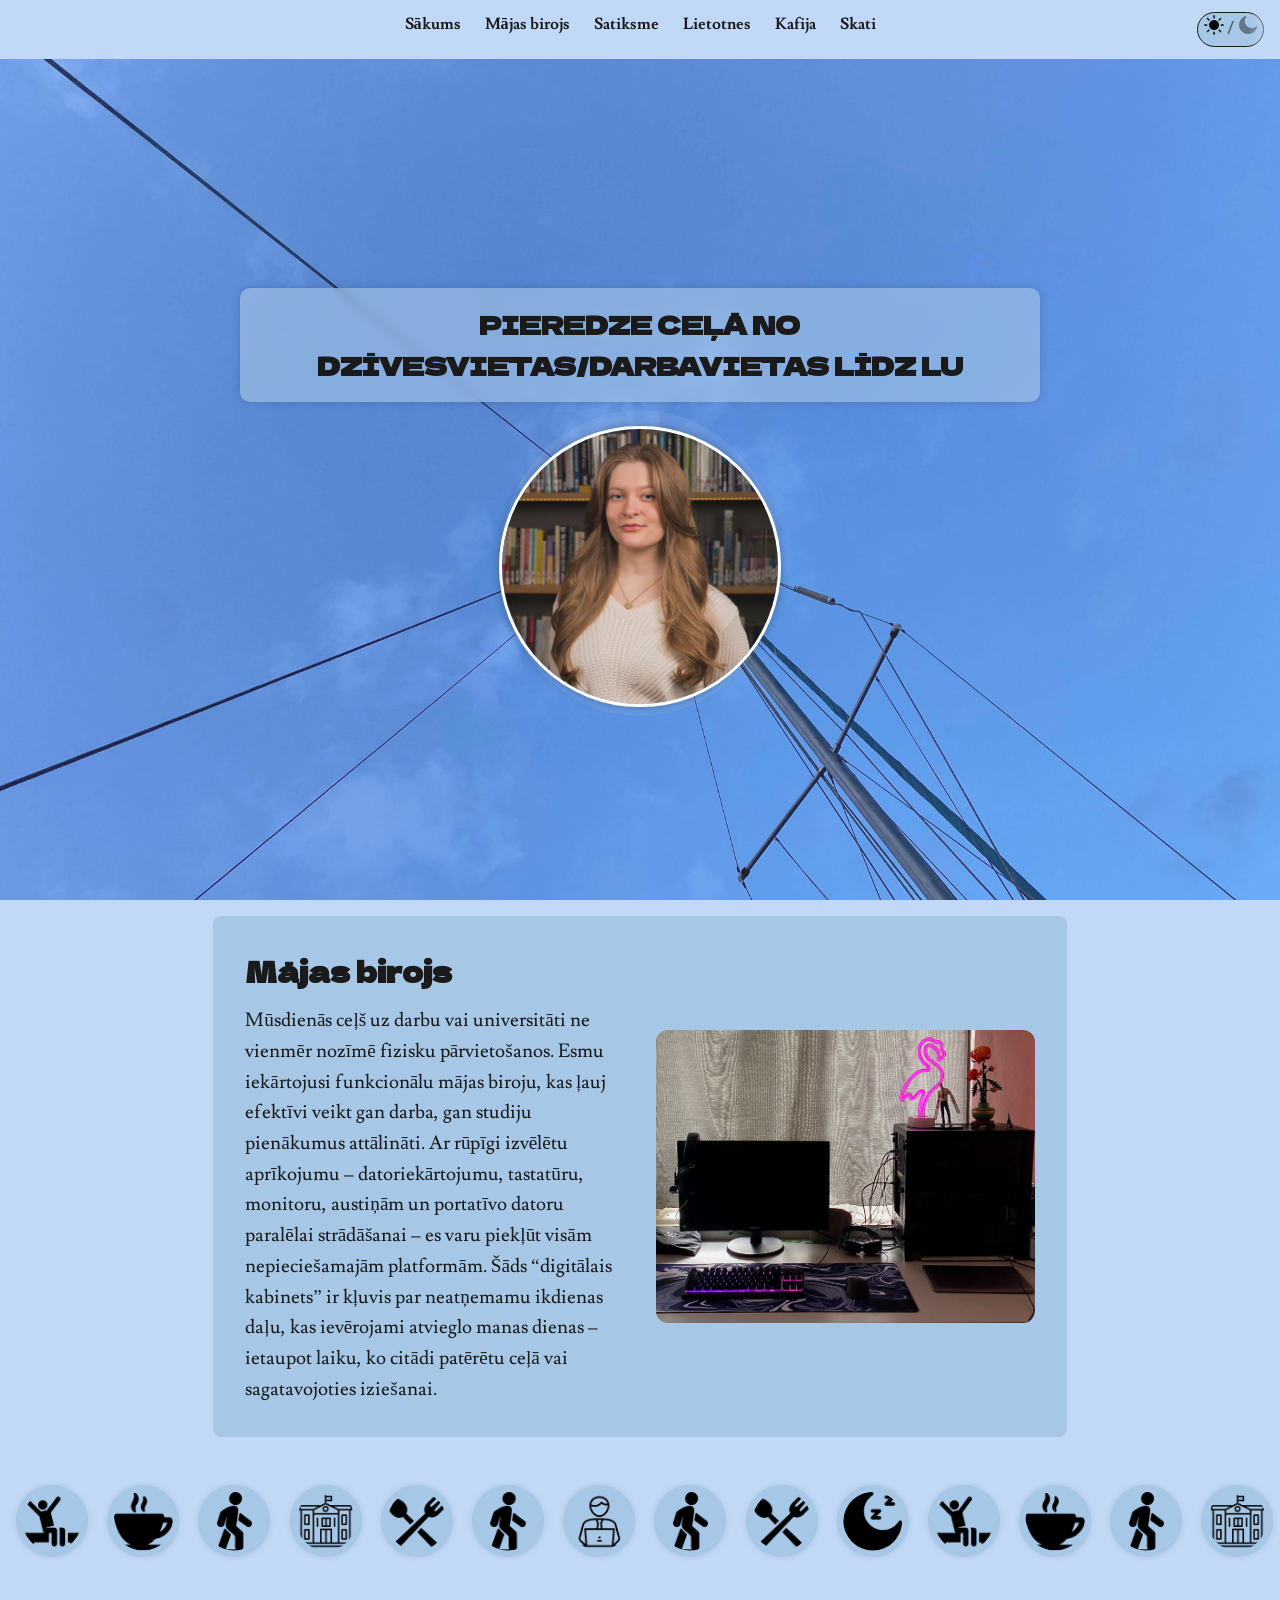
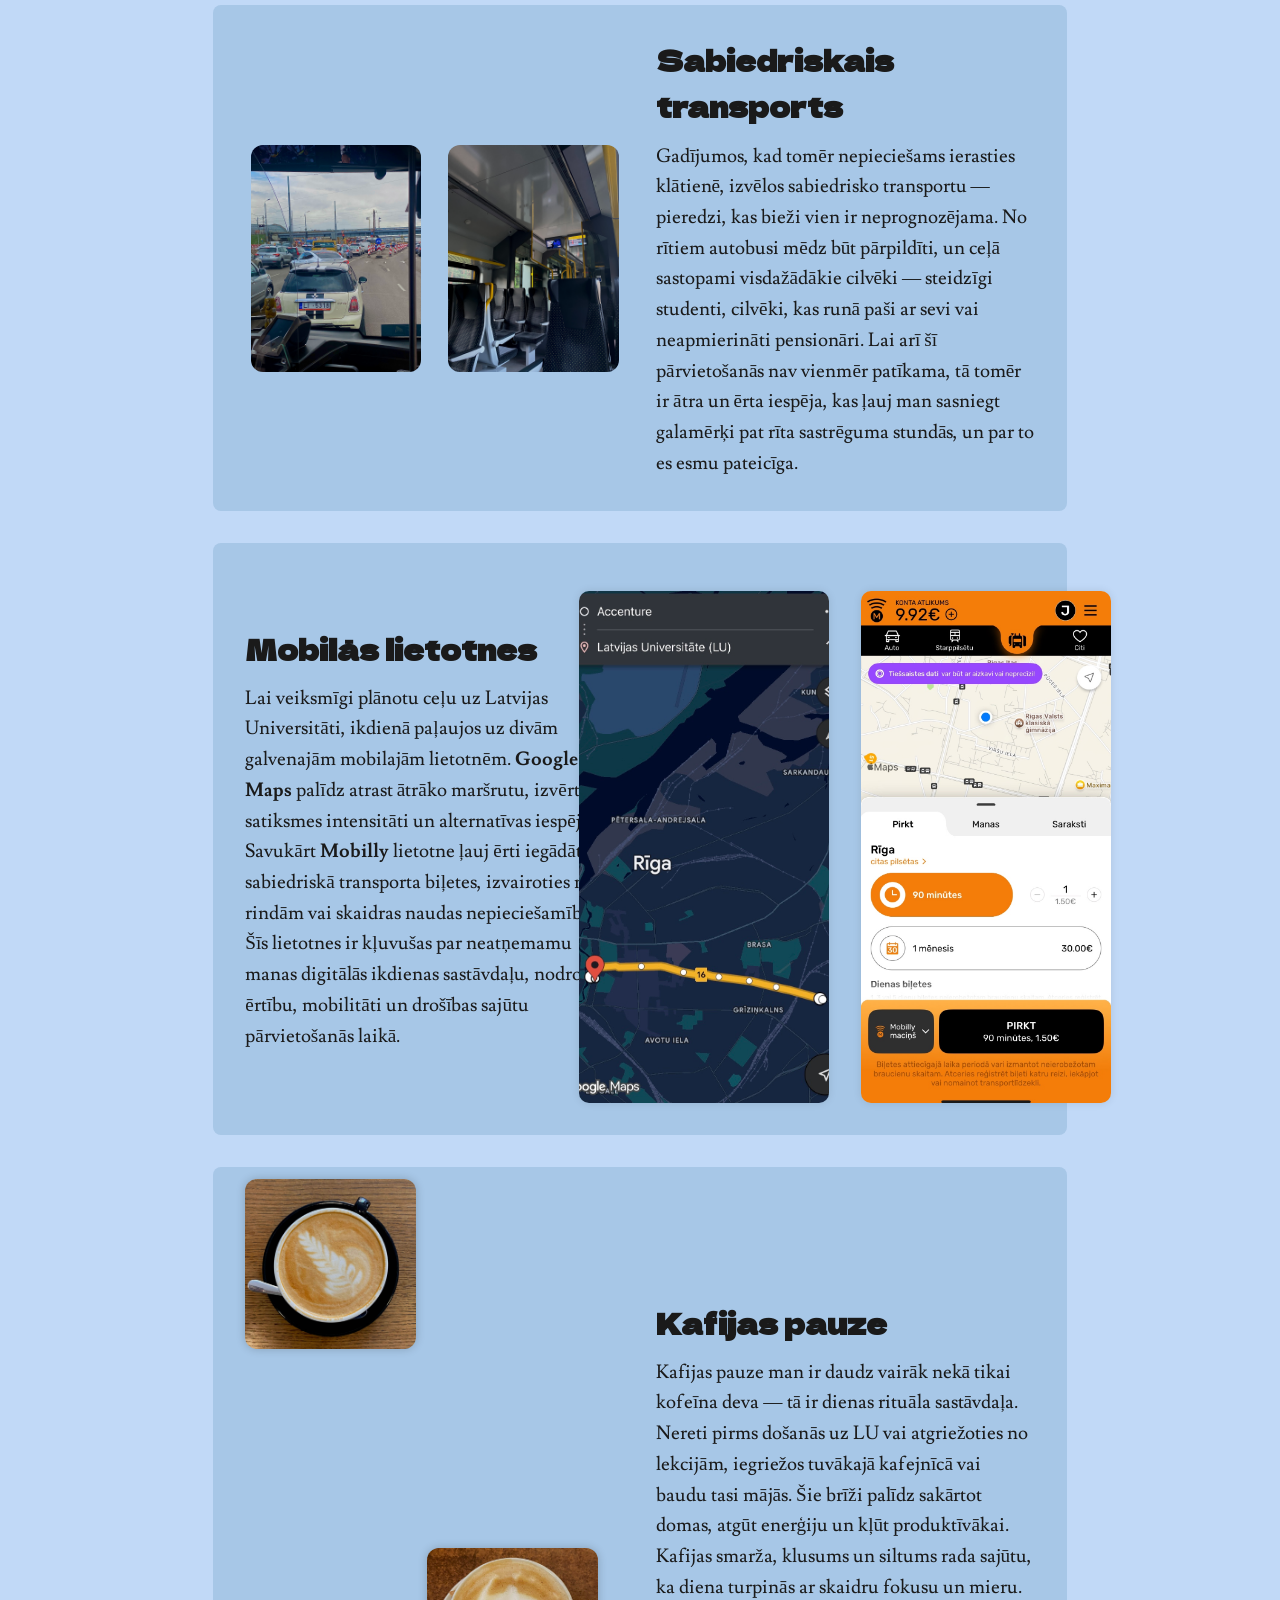
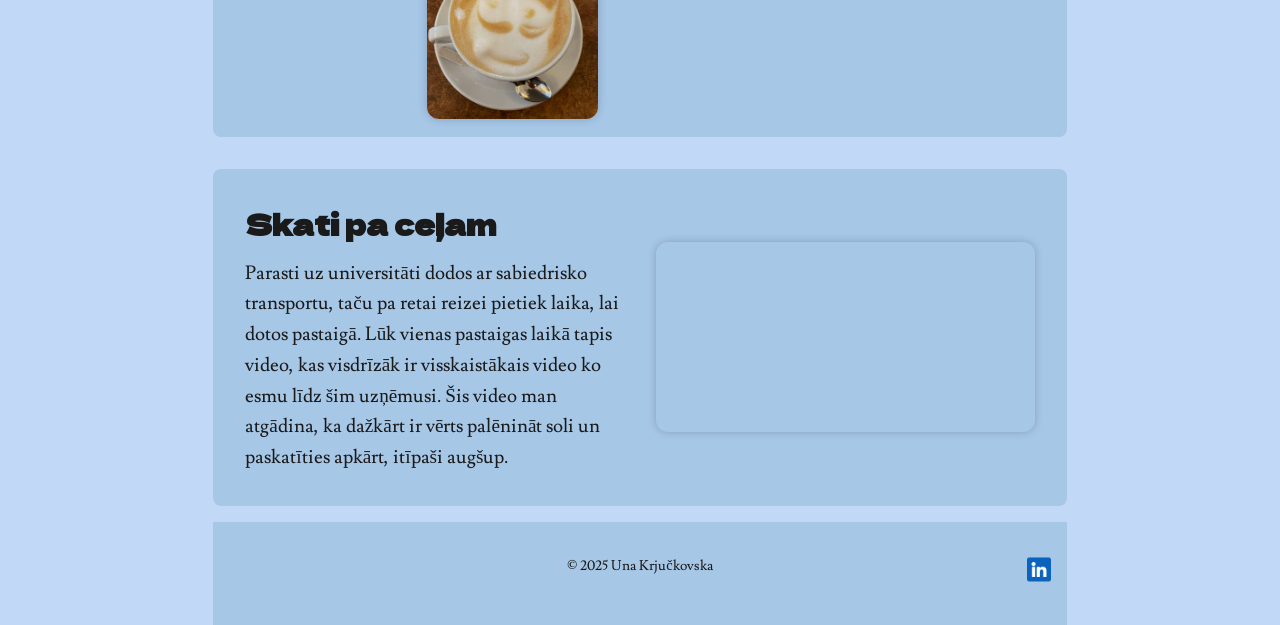
<file: index.html>
<!DOCTYPE html>
<html lang="lv" data-theme="light">
<head>
  <meta charset="UTF-8">
  <meta name="viewport" content="width=device-width, initial-scale=1.0">
  <title>Mana digitālā pieredze</title>
  <link href="https://fonts.googleapis.com/css2?family=Cormorant+Garamond&family=Dela+Gothic+One&family=Lusitana&display=swap" rel="stylesheet">
  <link rel="stylesheet" href="style.css">
  <script src="script.js"></script>
</head>
<body>
  <nav class="navbar">
  <div class="nav-center">
    <a href="#hero">Sākums</a>
    <a href="#section1">Mājas birojs</a>
    <a href="#section2">Satiksme</a>
    <a href="#section3">Lietotnes</a>
    <a href="#section4">Kafija</a>
    <a href="#section5">Skati</a>
  </div>
  <div class="nav-toggle">
    <div id="theme-toggle" class="theme-switch" title="Mainīt uz gaišo režīmu">
      <span class="icon sun"><img id="sun-icon" src="images/sun.png" alt="Sun icon" /></span>
      <span class="separator">/</span>
      <span class="icon moon"><img id="moon-icon" src="images/moon.png" alt="Moon icon" /></span>
    </div>
  </div>
</nav>
  <div class="container">
    <div class="hero_section" id="hero">
      <h2 >PIEREDZE CEĻĀ NO DZĪVESVIETAS/DARBAVIETAS LĪDZ LU</h2>
      <div class="author-photo-wrapper">
        <img src="images/MyPhoto.jpg" alt="Autora foto" class="author-photo" />
      </div>
    </div>

    <div class="section1" id="section1">
      <div class="text">
        <h2>Mājas birojs</h2>
        <p>
          Mūsdienās ceļš uz darbu vai universitāti ne vienmēr nozīmē fizisku pārvietošanos. 
          Esmu iekārtojusi funkcionālu mājas biroju, kas ļauj efektīvi veikt gan darba, gan studiju pienākumus attālināti. 
          Ar rūpīgi izvēlētu aprīkojumu – datoriekārtojumu, tastatūru, monitoru, austiņām un portatīvo datoru paralēlai strādāšanai – es varu piekļūt visām nepieciešamajām platformām. 
          Šāds “digitālais kabinets” ir kļuvis par neatņemamu ikdienas daļu, kas ievērojami atvieglo manas dienas – ietaupot laiku, ko citādi patērētu ceļā vai sagatavojoties iziešanai.</p>
      </div>
      <div class="image">
        <img src="images/HomeOfficeSetup.jpeg" alt="Mājas darba stacija">
      </div>
    </div>

    <div class="icon_break">
      <img src="images/wakeup.png" alt="Waking up icon" class="day-icon" />
      <img src="images/coffee.png" alt="Coffee icon" class="day-icon" />
      <img src="images/walk.png" alt="Walking icon" class="day-icon" />
      <img src="images/university.png" alt="University icon" class="day-icon" />
      <img src="images/meal.png" alt="Meal icon" class="day-icon" />
      <img src="images/walk.png" alt="Walking icon" class="day-icon" />
      <img src="images/working.png" alt="Working icon" class="day-icon" />
      <img src="images/walk.png" alt="Walking icon" class="day-icon" />
      <img src="images/meal.png" alt="Meal icon" class="day-icon" />
      <img src="images/night.png" alt="Night icon" class="day-icon" />
      <img src="images/wakeup.png" alt="Waking up icon" class="day-icon" />
      <img src="images/coffee.png" alt="Coffee icon" class="day-icon" />
      <img src="images/walk.png" alt="Walking icon" class="day-icon" />
      <img src="images/university.png" alt="University icon" class="day-icon" />
      <img src="images/meal.png" alt="Meal icon" class="day-icon" />
      <img src="images/walk.png" alt="Walking icon" class="day-icon" />
      <img src="images/working.png" alt="Working icon" class="day-icon" />
      <img src="images/walk.png" alt="Walking icon" class="day-icon" />
      <img src="images/meal.png" alt="Meal icon" class="day-icon" />
      <img src="images/night.png" alt="Night icon" class="day-icon" />
      <img src="images/wakeup.png" alt="Waking up icon" class="day-icon" />
      <img src="images/coffee.png" alt="Coffee icon" class="day-icon" />
    </div>

    <div class="section2" id="section2">
      <div class="text">
        <h2>Sabiedriskais transports</h2>
        <p>
          Gadījumos, kad tomēr nepieciešams ierasties klātienē, izvēlos sabiedrisko transportu — pieredzi, kas bieži vien ir neprognozējama. 
          No rītiem autobusi mēdz būt pārpildīti, un ceļā sastopami visdažādākie cilvēki — steidzīgi studenti, cilvēki, kas runā paši ar sevi vai
          neapmierināti pensionāri. Lai arī šī pārvietošanās nav vienmēr patīkama, 
          tā tomēr ir ātra un ērta iespēja, kas ļauj man sasniegt galamērķi pat rīta sastrēguma stundās, un par to es esmu pateicīga.
        </p>
      </div>
      <div class="image">
        <img src="images/TrafficFromBus.jpeg" alt="Skats uz satiksi no autobusa">
        <img src="images/TrainInside.jpeg" alt="Vilciena iekšiene" />
      </div>
    </div>

    <div class="section3" id="section3">
      <div class="text">
        <h2>Mobilās lietotnes</h2>
        <p>
          Lai veiksmīgi plānotu ceļu uz Latvijas Universitāti, ikdienā paļaujos uz divām galvenajām mobilajām lietotnēm. 
          <strong>Google Maps</strong> palīdz atrast ātrāko maršrutu, izvērtējot satiksmes intensitāti un alternatīvas iespējas. Savukārt 
          <strong>Mobilly</strong> lietotne ļauj ērti iegādāties sabiedriskā transporta biļetes, izvairoties no rindām vai skaidras naudas nepieciešamības. 
          Šīs lietotnes ir kļuvušas par neatņemamu manas digitālās ikdienas sastāvdaļu, nodrošinot ērtību, mobilitāti un drošības sajūtu pārvietošanās laikā.
        </p>
      </div>
      <div class="image image-pair">
        <img src="images/googlemaps.png" alt="Google Maps">
        <img src="images/mobilly.png" alt="Mobilly">
      </div>
    </div>

    <div class="section4" id="section4">
      <div class="text">
        <h2>Kafijas pauze</h2>
        <p>
          Kafijas pauze man ir daudz vairāk nekā tikai kofeīna deva — tā ir dienas rituāla sastāvdaļa. 
          Nereti pirms došanās uz LU vai atgriežoties no lekcijām, iegriežos tuvākajā kafejnīcā vai 
          baudu tasi mājās. Šie brīži palīdz sakārtot domas, atgūt enerģiju un kļūt produktīvākai. 
          Kafijas smarža, klusums un siltums rada sajūtu, ka diena turpinās ar skaidru fokusu un mieru.
        </p>
      </div>
      <div class="image-diagonal">
        <img src="images/coffee1.jpg" alt="Kafija no rīta" class="coffee1">
        <img src="images/coffee2.jpg" alt="Kafijas pauze universitātē" class="coffee2">
      </div>
    </div>

    <div class="section5" id="section5">
      <div class="text">
        <h2>Skati pa ceļam</h2>
        <p>
          Parasti uz universitāti dodos ar sabiedrisko transportu, taču pa retai reizei pietiek laika, lai dotos pastaigā. 
          Lūk vienas pastaigas laikā tapis video, kas visdrīzāk ir visskaistākais video ko esmu līdz šim uzņēmusi. 
          Šis video man atgādina, ka dažkārt ir vērts palēnināt soli un paskatīties apkārt, itīpaši augšup.
        </p>
      </div>
      <div class="video">
        <video autoplay muted loop playsinline>
          <source src="images/birds.mp4" type="video/mp4" />
          Tava pārlūkprogramma neatbalsta video.
        </video>
      </div>
    </div>

    <div class="footnote">
      <p>&copy; 2025 Una Krjučkovska</p>
      <a href="https://www.linkedin.com/in/una-k-26883a23b/" target="_blank" class="linkedin-icon">
        <img src="images/linkedin.png" alt="LinkedIn icon" />
      </a>
    </div>
  </div>
</body>
</html>
</file>
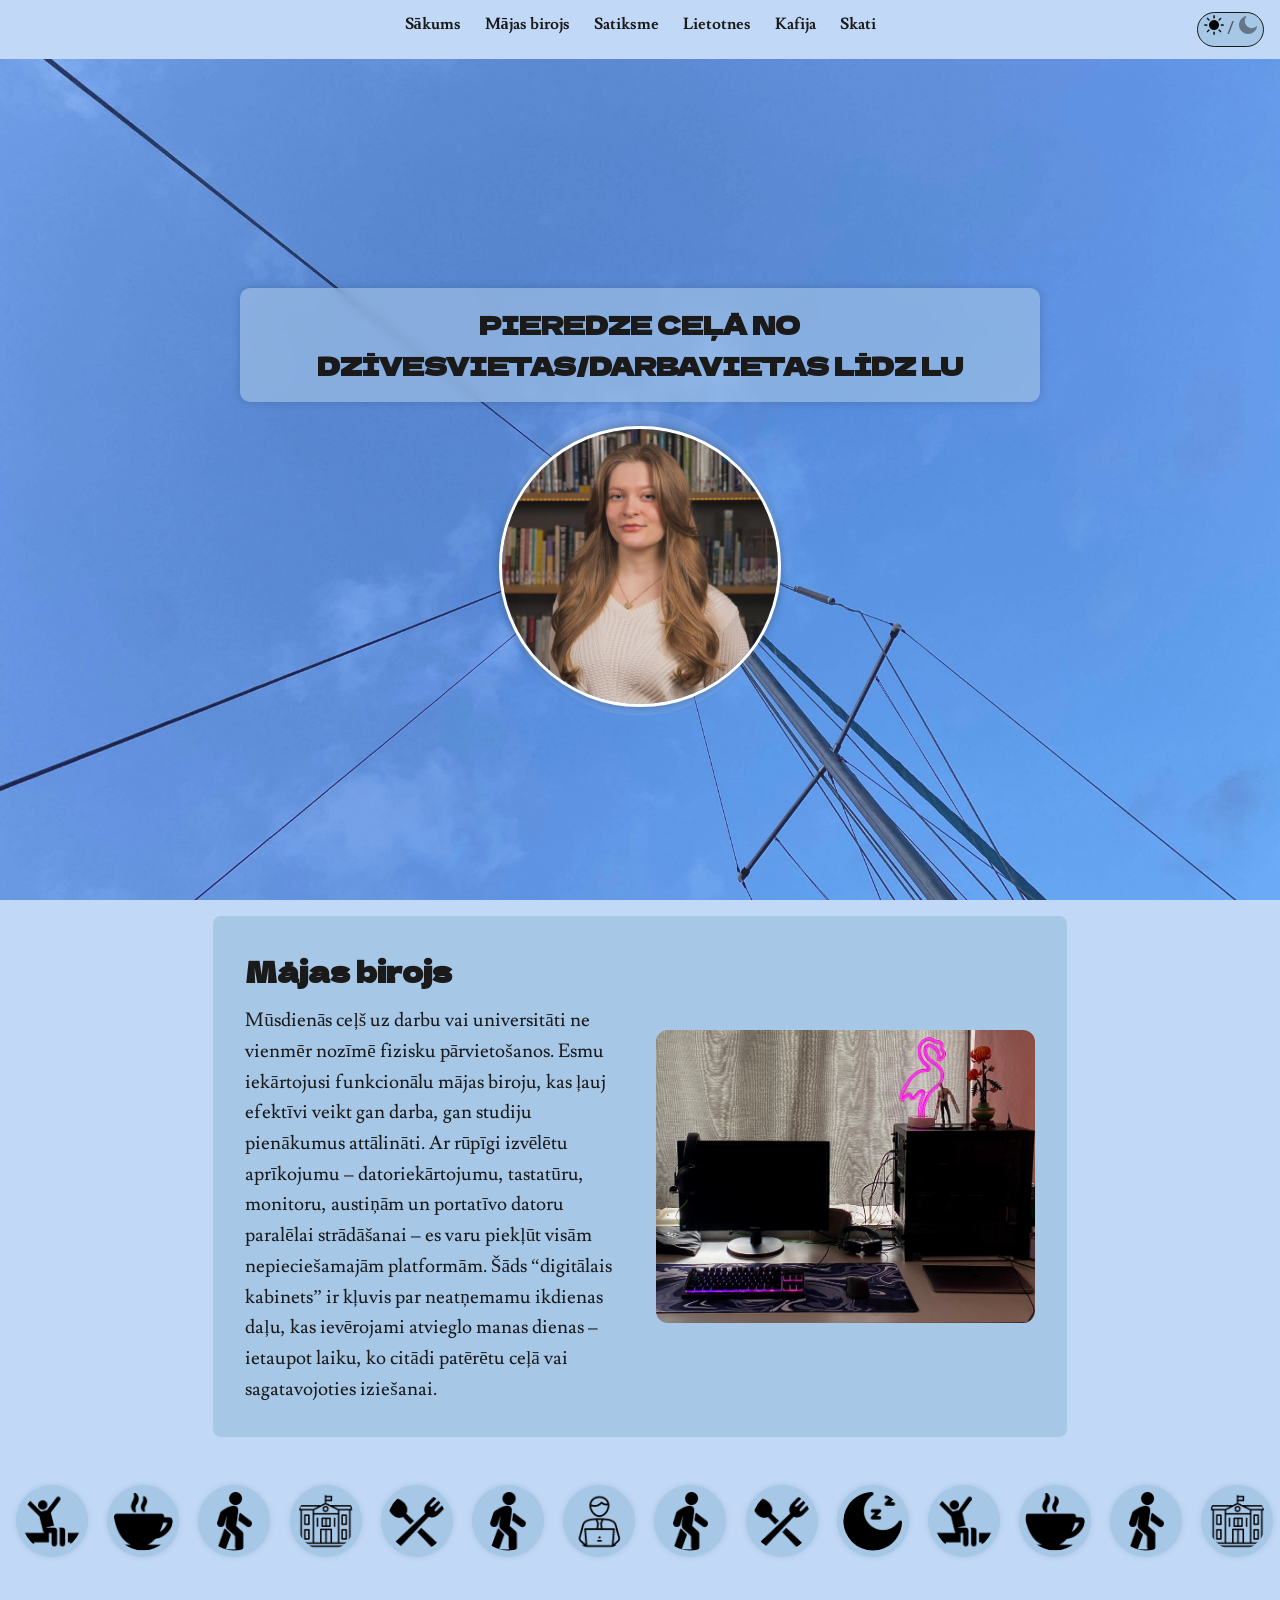
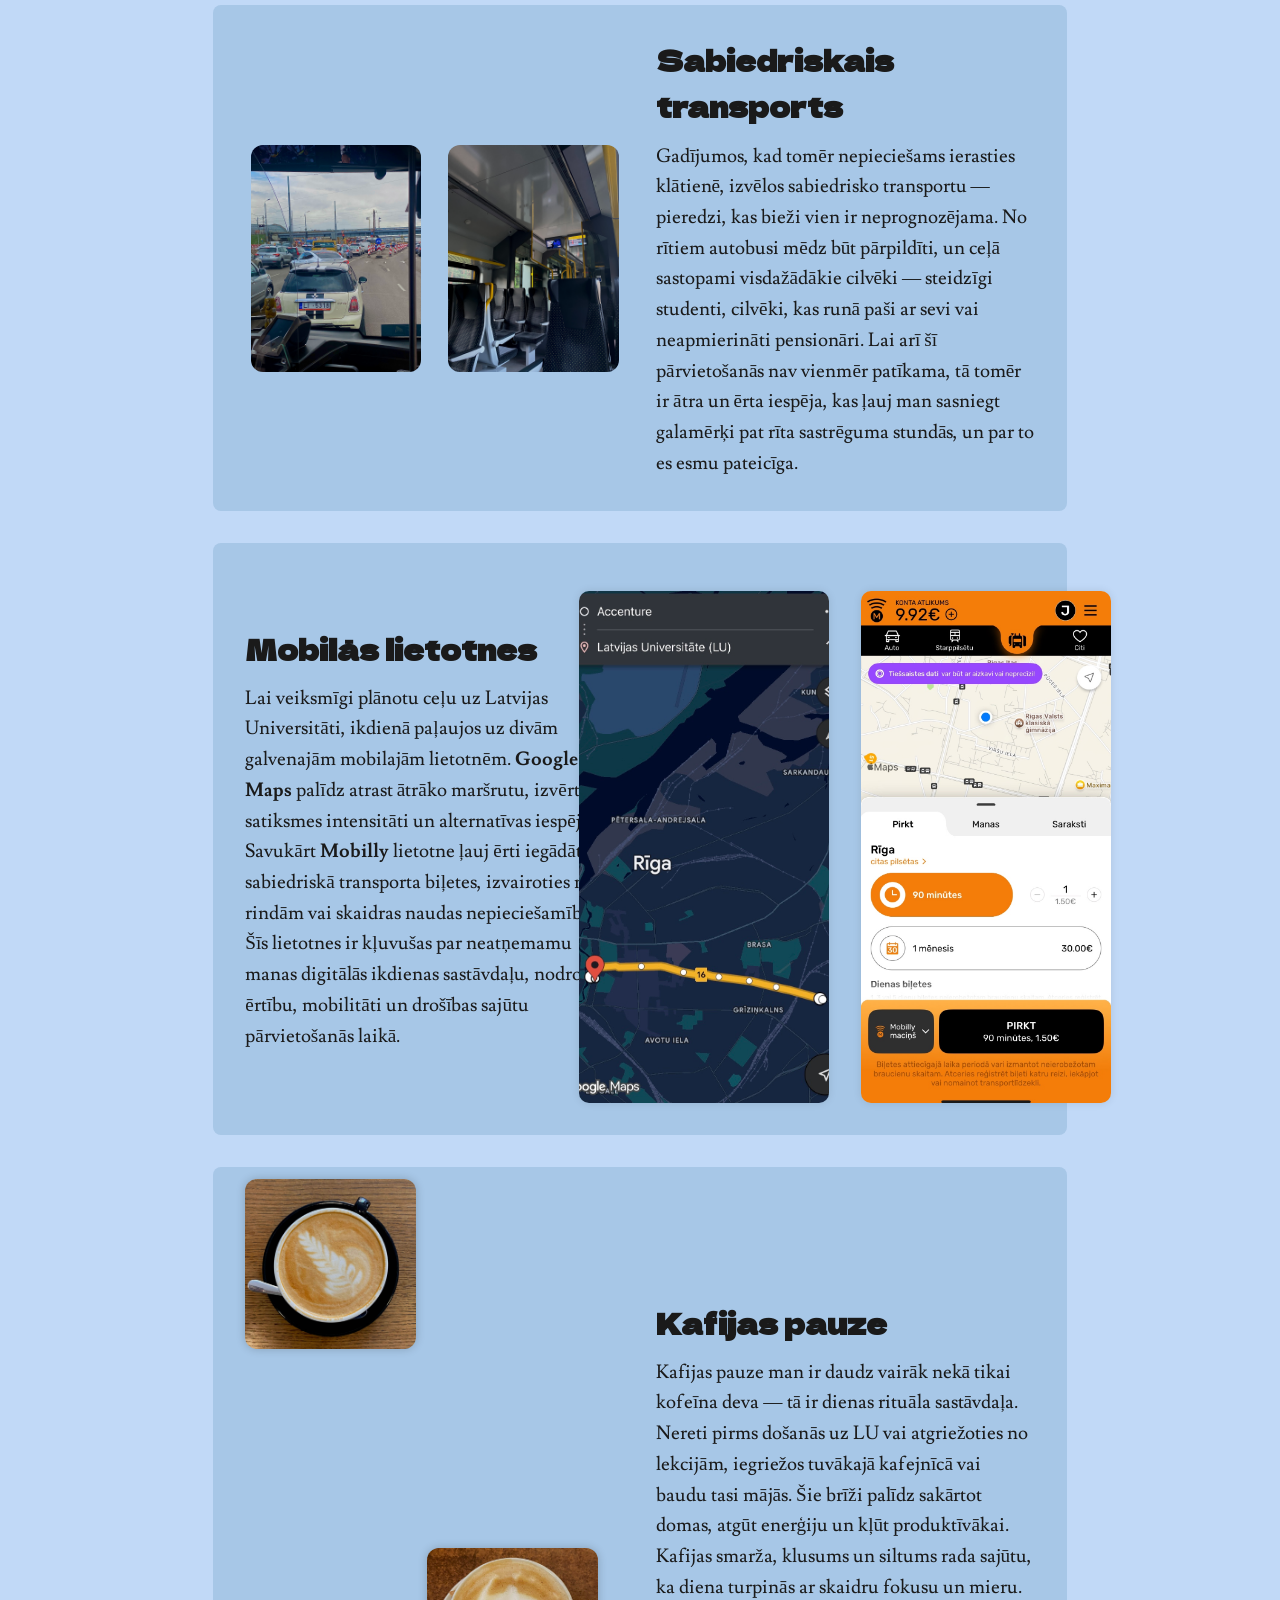
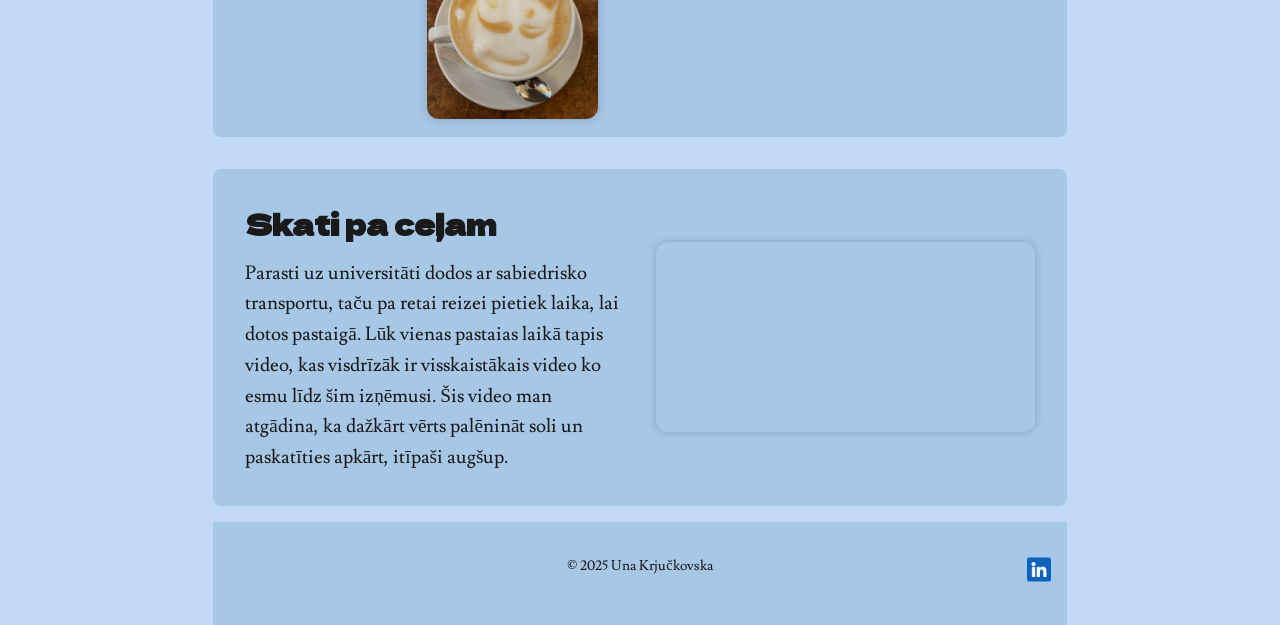
<file: main.html>
<!DOCTYPE html>
<html lang="lv" data-theme="light">
<head>
  <meta charset="UTF-8">
  <meta name="viewport" content="width=device-width, initial-scale=1.0">
  <title>Mana digitālā pieredze</title>
  <link href="https://fonts.googleapis.com/css2?family=Cormorant+Garamond&family=Dela+Gothic+One&family=Lusitana&display=swap" rel="stylesheet">
  <link rel="stylesheet" href="css/style.css">
  <script src="script.js"></script>
</head>
<body>
  <nav class="navbar">
  <div class="nav-center">
    <a href="#hero">Sākums</a>
    <a href="#section1">Mājas birojs</a>
    <a href="#section2">Satiksme</a>
    <a href="#section3">Lietotnes</a>
    <a href="#section4">Kafija</a>
    <a href="#section5">Skati</a>
  </div>
  <div class="nav-toggle">
    <div id="theme-toggle" class="theme-switch" title="Mainīt uz gaišo režīmu">
      <span class="icon sun"><img id="sun-icon" src="images/sun.png" alt="Sun icon" /></span>
      <span class="separator">/</span>
      <span class="icon moon"><img id="moon-icon" src="images/moon.png" alt="Moon icon" /></span>
    </div>
  </div>
</nav>
  <div class="container">
    <div class="hero_section" id="hero">
      <h2 >PIEREDZE CEĻĀ NO DZĪVESVIETAS/DARBAVIETAS LĪDZ LU</h2>
      <div class="author-photo-wrapper">
        <img src="images/MyPhoto.jpg" alt="Autora foto" class="author-photo" />
      </div>
    </div>

    <div class="section1" id="section1">
      <div class="text">
        <h2>Mājas birojs</h2>
        <p>
          Mūsdienās ceļš uz darbu vai universitāti ne vienmēr nozīmē fizisku pārvietošanos. 
          Esmu iekārtojusi funkcionālu mājas biroju, kas ļauj efektīvi veikt gan darba, gan studiju pienākumus attālināti. 
          Ar rūpīgi izvēlētu aprīkojumu – datoriekārtojumu, tastatūru, monitoru, austiņām un portatīvo datoru paralēlai strādāšanai – es varu piekļūt visām nepieciešamajām platformām. 
          Šāds “digitālais kabinets” ir kļuvis par neatņemamu ikdienas daļu, kas ievērojami atvieglo manas dienas – ietaupot laiku, ko citādi patērētu ceļā vai sagatavojoties iziešanai.</p>
      </div>
      <div class="image">
        <img src="images/HomeOfficeSetup.jpeg" alt="Mājas darba stacija">
      </div>
    </div>

    <div class="icon_break">
      <img src="images/wakeup.png" alt="Waking up icon" class="day-icon" />
      <img src="images/coffee.png" alt="Coffee icon" class="day-icon" />
      <img src="images/walk.png" alt="Walking icon" class="day-icon" />
      <img src="images/university.png" alt="University icon" class="day-icon" />
      <img src="images/meal.png" alt="Meal icon" class="day-icon" />
      <img src="images/walk.png" alt="Walking icon" class="day-icon" />
      <img src="images/working.png" alt="Working icon" class="day-icon" />
      <img src="images/walk.png" alt="Walking icon" class="day-icon" />
      <img src="images/meal.png" alt="Meal icon" class="day-icon" />
      <img src="images/night.png" alt="Night icon" class="day-icon" />
      <img src="images/wakeup.png" alt="Waking up icon" class="day-icon" />
      <img src="images/coffee.png" alt="Coffee icon" class="day-icon" />
      <img src="images/walk.png" alt="Walking icon" class="day-icon" />
      <img src="images/university.png" alt="University icon" class="day-icon" />
      <img src="images/meal.png" alt="Meal icon" class="day-icon" />
      <img src="images/walk.png" alt="Walking icon" class="day-icon" />
      <img src="images/working.png" alt="Working icon" class="day-icon" />
      <img src="images/walk.png" alt="Walking icon" class="day-icon" />
      <img src="images/meal.png" alt="Meal icon" class="day-icon" />
      <img src="images/night.png" alt="Night icon" class="day-icon" />
      <img src="images/wakeup.png" alt="Waking up icon" class="day-icon" />
      <img src="images/coffee.png" alt="Coffee icon" class="day-icon" />
    </div>

    <div class="section2" id="section2">
      <div class="text">
        <h2>Sabiedriskais transports</h2>
        <p>
          Gadījumos, kad tomēr nepieciešams ierasties klātienē, izvēlos sabiedrisko transportu — pieredzi, kas bieži vien ir neprognozējama. 
          No rītiem autobusi mēdz būt pārpildīti, un ceļā sastopami visdažādākie cilvēki — steidzīgi studenti, cilvēki, kas runā paši ar sevi vai
          neapmierināti pensionāri. Lai arī šī pārvietošanās nav vienmēr patīkama, 
          tā tomēr ir ātra un ērta iespēja, kas ļauj man sasniegt galamērķi pat rīta sastrēguma stundās, un par to es esmu pateicīga.
        </p>
      </div>
      <div class="image">
        <img src="images/TrafficFromBus.jpeg" alt="Skats uz satiksi no autobusa">
        <img src="images/TrainInside.jpeg" alt="Vilciena iekšiene" />
      </div>
    </div>

    <div class="section3" id="section3">
      <div class="text">
        <h2>Mobilās lietotnes</h2>
        <p>
          Lai veiksmīgi plānotu ceļu uz Latvijas Universitāti, ikdienā paļaujos uz divām galvenajām mobilajām lietotnēm. 
          <strong>Google Maps</strong> palīdz atrast ātrāko maršrutu, izvērtējot satiksmes intensitāti un alternatīvas iespējas. Savukārt 
          <strong>Mobilly</strong> lietotne ļauj ērti iegādāties sabiedriskā transporta biļetes, izvairoties no rindām vai skaidras naudas nepieciešamības. 
          Šīs lietotnes ir kļuvušas par neatņemamu manas digitālās ikdienas sastāvdaļu, nodrošinot ērtību, mobilitāti un drošības sajūtu pārvietošanās laikā.
        </p>
      </div>
      <div class="image image-pair">
        <img src="images/googlemaps.png" alt="Google Maps">
        <img src="images/mobilly.png" alt="Mobilly">
      </div>
    </div>

    <div class="section4" id="section4">
      <div class="text">
        <h2>Kafijas pauze</h2>
        <p>
          Kafijas pauze man ir daudz vairāk nekā tikai kofeīna deva — tā ir dienas rituāla sastāvdaļa. 
          Nereti pirms došanās uz LU vai atgriežoties no lekcijām, iegriežos tuvākajā kafejnīcā vai 
          baudu tasi mājās. Šie brīži palīdz sakārtot domas, atgūt enerģiju un kļūt produktīvākai. 
          Kafijas smarža, klusums un siltums rada sajūtu, ka diena turpinās ar skaidru fokusu un mieru.
        </p>
      </div>
      <div class="image-diagonal">
        <img src="images/coffee1.jpg" alt="Kafija no rīta" class="coffee1">
        <img src="images/coffee2.jpg" alt="Kafijas pauze universitātē" class="coffee2">
      </div>
    </div>

    <div class="section5" id="section5">
      <div class="text">
        <h2>Skati pa ceļam</h2>
        <p>
          Parasti uz universitāti dodos ar sabiedrisko transportu, taču pa retai reizei pietiek laika, lai dotos pastaigā. 
          Lūk vienas pastaias laikā tapis video, kas visdrīzāk ir visskaistākais video ko esmu līdz šim izņēmusi. Šis video man atgādina, ka dažkārt vērts palēnināt soli un paskatīties apkārt, itīpaši augšup.
        </p>
      </div>
      <div class="video">
        <video autoplay muted loop playsinline>
          <source src="images/birds.mp4" type="video/mp4" />
          Tava pārlūkprogramma neatbalsta video.
        </video>
      </div>
    </div>

    <div class="footnote">
      <p>&copy; 2025 Una Krjučkovska</p>
      <a href="https://www.linkedin.com/in/una-k-26883a23b/" target="_blank" class="linkedin-icon">
        <img src="images/linkedin.png" alt="LinkedIn icon" />
      </a>
    </div>
  </div>
</body>
</html>
</file>
<file: style.css>
/* RESET + BASE */
* {
  margin: 0;
  padding: 0;
  box-sizing: border-box;
}
html, body {
  margin: 0;
  padding: 0;
}
body {
  font-family: 'Lusitana', serif;
  background-color: var(--bg-color);
  color: var(--text-color);
  line-height: 1.6;
  font-family: 'Lusitana', serif;
  background-color: var(--bg-color);
  color: var(--text-color);
  line-height: 1.6;
}

h1, h2, h3, h4, h5, h6 {
  font-family: 'Dela Gothic One', sans-serif;
}

.cormorant {
  font-family: 'Cormorant Garamond', serif;
}

/* 🎨 THEME COLORS */
:root {
  --bg-color: #c1d9f7; 
  --section-bg: #a7c7e7;  
  --text-color: #1a1a1a;
  --accent-color: #4d6597;
  --nav-bg: #c1d9f7;   
  --toggle-bg: #a7c7e7;   
  --nav-text: var(--text-color);
}

[data-theme="dark"] {
  --bg-color: #000429;
  --section-bg: #052261;
  --text-color: #c1d9f7;
  --accent-color: #2a6af4;
  --nav-bg: rgba(5, 34, 97, 0.9);
  --nav-text: var(--text-color);
  --toggle-bg: #3440AD;
  filter: brightness(0.8);
}

[data-theme="dark"] img {
  filter: brightness(0.85);
}

/* LAYOUT */
.container {
  display: grid;
  grid-template-columns: repeat(12, 1fr);
  grid-template-rows: repeat(8, auto);
  gap: 0;
  grid-auto-flow: row;
  min-height: 100vh;      
  overflow: hidden;       
}

.hero_section { grid-area: 1 / 1 / 2 / 13; }
.section1     { grid-area: 2 / 3 / 3 / 11; }
.icon_break   { grid-area: 3 / 1 / 4 / 13; }
.section2     { grid-area: 4 / 3 / 4 / 11; }
.section3     { grid-area: 5 / 3 / 6 / 11; }
.section4     { grid-area: 6 / 3 / 7 / 11; }
.section5     { grid-area: 7 / 3 / 8 / 11; }
.footnote     { grid-area: 8 / 3 / 9 / 11; }

/* HERO SECTION */
.hero_section {
  position: relative;
  background: url("../images/LU_minecraft.jpeg") center/cover no-repeat;
  display: flex;
  flex-direction: column;
  align-items: center;
  justify-content: center;
  height: 100vh;
  padding-top: 6rem;
  background: url("images/skybackground.jpg") center/cover no-repeat;
  color: white;
  text-align: center;
}

.hero_section h2 {
  color: var(--nav-text);
  padding: 1rem 1.5rem;
  border-radius: 10px;
  max-width: 800px;
  margin: 0.5rem auto;
  font-size: clamp(1.1rem, 2vw, 1.8rem);
  box-shadow: 0 0 8px rgba(0, 0, 0, 0.15);
  backdrop-filter: blur(4px);
  background-color: rgba(167, 199, 231, 0.6); 
}

.author-photo {
  width: clamp(220px, 22vw, 420px);
  height: clamp(220px, 22vw, 420px);
  border-radius: 50%;
  margin-top: 1rem;
  border: 3px solid white;
  box-shadow: 0 0 10px rgba(0,0,0,0.3);
  object-fit: cover;
}

.author-photo-wrapper {
  position: relative;
  display: inline-block;
}

.author-photo-wrapper::after {
  content: "";
  position: absolute;
  inset: 0;
  background-color: rgba(255, 255, 255, 0.08); 
  border-radius: 50%;
}
.hero_section::before {
  content: "";
  position: absolute;
  inset: 0;
  background-color: rgba(193, 217, 247, 0.4); 
  z-index: 0;
}

[data-theme="dark"] .hero_section h2 {
  background-color: rgba(0, 4, 41, 0.65); 
}

.hero_section::before {
  content: "";
  position: absolute;
  inset: 0;
  background: linear-gradient(to bottom, rgba(255, 255, 255, 0.1), rgba(193, 217, 247, 0.15));
  z-index: 0;
}

[data-theme="dark"] .hero_section h2 {
  background-color: rgba(0, 4, 41, 0.65);
}

.hero_section > * {
  position: relative;
  z-index: 1;
}

/* STICKY NAV */
.navbar {
  position: fixed;
  top: 0;
  left: 0;
  width: 100%;
  z-index: 1000;
  background-color: var(--nav-bg);
  color: var(--nav-text);
  backdrop-filter: blur(6px);
  display: grid;
  grid-template-columns: repeat(12, 1fr);
  padding: 0.75rem 1rem;
}

.nav-center {
  grid-column: 3 / span 8;
  display: flex;
  justify-content: center;
  gap: 1.5rem;
  flex-wrap: nowrap;
  overflow-x: auto;
  scrollbar-width: thin;
  scrollbar-color: var(--accent-color) transparent;
  padding: 0 0.5rem;
  scroll-padding-left: 1rem;
}
.nav-center::-webkit-scrollbar {
  height: 6px; 
}
.nav-center::-webkit-scrollbar-thumb {
  background-color: var(--accent-color);
  border-radius: 10px;
}
.nav-center::-webkit-scrollbar-track {
  background: transparent;
}
.nav-center a {
  color: var(--nav-text);
  text-decoration: none;
  font-weight: bold;
  font-size: clamp(0.75rem, 1vw + 0.2rem, 1rem);
  white-space: nowrap;
  transition: color 0.3s;
}
.nav-center a:hover {
  color: var(--accent-color);
}

.nav-toggle {
  grid-column: 11 / 13;
  display: flex;
  justify-content: flex-end;
}
.navbar::after {
  content: "";
  position: absolute;
  top: 0;
  right: 0;
  width: 30px;
  height: 100%;
  background: linear-gradient(to left, var(--nav-bg), transparent);
  pointer-events: none;
  z-index: 10;
}
/* SECTION LAYOUT */
.section1, .section2, .section3, .section4, .section5 {
  display: grid;
  grid-template-columns: 1fr 1fr;
  gap: 2rem;
  align-items: center;
  background-color: var(--section-bg);
  border-radius: 8px;
  padding: 2rem;
  margin: 1rem 0;
}
.section2, .section4 {
  direction: rtl;
}
.section2 > *, .section4 > * {
  direction: ltr;
}

.section3 .image {
  display: flex;
  justify-content: center;
  gap: 1rem;
  flex-wrap: wrap;
}

.section3 .image img {
  max-width: 250px;
  height: auto;
  border-radius: 12px;
}
.section3 .image-pair {
  display: flex;
  justify-content: center;
  gap: 1.5rem;
  flex-wrap: wrap;
  margin-top: 1rem;
}

.section3 .image-pair img {
  max-width: 250px;
  height: auto;
  border-radius: 10px;
  box-shadow: 0 0 8px rgba(0,0,0,0.1);
}
.section4 {
  position: relative;
  min-height: 570px; 
}
.section4 .image-diagonal {
  position: relative;
  width: 100%;
  height: 300px;
  margin-top: 1.5rem;
}

.section4 .image-diagonal img {
  position: absolute;
  width: 45%;
  aspect-ratio: 1 / 1;
  object-fit: cover;
  border-radius: 12px;
  box-shadow: 0 0 10px rgba(0,0,0,0.2);
}

.section4 .image-diagonal img:first-child {
  top: -45%;
  left: 0%;
}

.section4 .image-diagonal img:last-child {
  bottom: -35%;
  right: 7%;
}

.section5 {
  display: grid;
  grid-template-columns: 1fr 1fr;
  gap: 2rem;
  align-items: center;
  background-color: var(--section-bg);
  border-radius: 8px;
  padding: 2rem;
  margin: 1rem 0;
  color: var(--text-color);
}

.section5 > * {
  position: relative;
  z-index: 1;
}

.section5 .video video {
  max-width: 100%;
  width: 100%;
  max-width: 400px;
  height: auto;
  border-radius: 12px;
  box-shadow: 0 0 8px rgba(0, 0, 0, 0.2);
}
.section5 .video {
  display: flex;
  justify-content: flex-end;
}

.section1 .text, .section2 .text, .section3 .text,
.section4 .text, .section5 .text {
  font-size: clamp(0.95rem, 1.5vw + 0.5rem, 1.2rem);
  line-height: 1.6;
}
.section1 .image img,
.section2 .image img,
.section3 .image img,
.section4 .image img,
.section5 .image img {
  width: 100%;
  max-width: 400px;
  height: auto;
  border-radius: 12px;
  display: block;
  margin: 0 auto;
}

.section2 .image {
  display: flex;
  gap: 1rem;
  justify-content: center;
  flex-wrap: wrap; 
}

.section2 .image img {
  max-width: 45%;
  height: auto;
  border-radius: 12px;
  object-fit: cover;
}
.section1 h2 + p,
.section2 h2 + p,
.section3 h2 + p,
.section4 h2 + p,
.section5 h2 + p {
  margin-top: 0.75rem;
}
/* FOOTER + ICON BREAK */
.icon_break {
  display: flex;
  flex-wrap: nowrap;
  overflow-x: auto;
  gap: 1.2rem;
  padding: 2rem 1rem;
  justify-content: flex-start;
  scrollbar-width: none;
}
.icon_break::-webkit-scrollbar {
  display: none;
}
.day-icon {
  flex: 0 0 auto; 
  width: clamp(40px, 6vw, 72px);
  height: clamp(40px, 6vw, 72px);
  border-radius: 50%;
  background-color: var(--section-bg);
  padding: 0.4rem;
  box-shadow: 0 0 6px rgba(0,0,0,0.1);
  transition: transform 0.3s ease;
}

.day-icon:hover {
  transform: scale(1.1);
}
[data-theme="dark"] .day-icon {
  background-color: rgba(255, 255, 255, 0.3);
}
.footnote {
  position: relative;
  text-align: center;
  padding: 2rem 1rem 3rem 1rem;
  font-size: clamp(0.9rem, 1vw, 1.1rem);
  background-color: var(--section-bg);
  margin-bottom: 0;
}
.footnote .linkedin-icon {
  position: absolute;
  right: 1rem;
  top: 50%;
  transform: translateY(-50%);
}
.linkedin-icon img {
  width: 24px;
  height: 24px;
  transition: transform 0.3s ease;
}
.linkedin-icon img:hover {
  transform: scale(1.2);
}
.footnote p {
  font-size: clamp(0.9rem, 1vw, 1.1rem);
}

/* THEME TOGGLE */
.theme-switch {
  background: var(--toggle-bg);
  border: 1px solid var(--nav-text);
  display: flex;
  justify-content: center;
  align-items: center;
  gap: 0.3rem;
  padding: 0.2rem 0.4rem;
  border-radius: 999px;
  cursor: pointer;
  transition: background 0.3s;
  width: fit-content;
}
.theme-switch .icon img {
  width: clamp(0.8rem, 1vw + 0.3rem, 1.2rem);
  height: clamp(0.8rem, 1vw + 0.3rem, 1.2rem);
  opacity: 0.4;
  transition: opacity 0.3s, transform 0.3s;
}
.theme-switch .icon.active img {
  opacity: 1;
  transform: scale(1.1);
}
.theme-switch .separator {
  font-size: clamp(0.8rem, 1vw + 0.2rem, 1rem);
  color: var(--nav-text);
  opacity: 0.6;
  font-weight: bold;
}
/* DESKTOP DEFAULT for section3 image pair */
.section3 .image.image-pair {
  display: flex;
  justify-content: center;
  gap: 2rem;
  flex-wrap: nowrap;
}

.section3 .image.image-pair img {
  max-width: 250px;
  height: auto;
  border-radius: 10px;
  object-fit: cover;
}
/*RESPONSIVE*/
body {
  overflow-x: hidden;
}

@media (max-width: 768px) {
  .container {
    display: flex;
    flex-direction: column;
  }

  .section1, .section2, .section3, .section4, .section5 {
    grid-template-columns: 1fr;
    text-align: center;
  }

  .section2, .section4 {
    direction: ltr;
  }

  .section1 .text, .section2 .text, .section3 .text,
  .section4 .text, .section5 .text {
    font-size: clamp(1rem, 3vw, 1.1rem);
  }

  .section3 .image.image-pair {
    display: flex !important;
    flex-direction: row !important;
    justify-content: center !important;
    flex-wrap: wrap !important;
    gap: 1rem !important;
  }

  .section3 .image.image-pair img {
    flex: 0 1 40% !important;
    max-width: 120px !important;
    height: auto !important;
    border-radius: 10px;
    object-fit: cover;
  }

  .section4 .image-diagonal {
    height: auto;
    margin-top: 1rem;
  }

  .section4 .image-diagonal img {
    width: 35%;
    aspect-ratio: 1 / 1;
    position: static;
    display: inline-block;
    margin: 0 0.5rem;
  }

  .section5 {
    grid-template-columns: 1fr;
    text-align: center;
  }

  .section5 .video {
    display: flex;
    justify-content: center;
  }

  .section5 .video video {
    max-width: 240px;
    width: 90%;
  }

  .nav-center::-webkit-scrollbar {
    height: 6px;
    display: block;
  }

  .nav-center {
    scrollbar-width: auto;
  }
}

@media (max-width: 480px) {
  .theme-switch {
    gap: 0.2rem;
    padding: 0.15rem 0.3rem;
  }
}
@media (min-width: 769px) {
  .nav-center {
    margin: 0 auto;
    justify-content: center;
  }
}
</file>
<file: css/style.css>
/* RESET + BASE */
* {
  margin: 0;
  padding: 0;
  box-sizing: border-box;
}
html, body {
  margin: 0;
  padding: 0;
}
body {
  font-family: 'Lusitana', serif;
  background-color: var(--bg-color);
  color: var(--text-color);
  line-height: 1.6;
  font-family: 'Lusitana', serif;
  background-color: var(--bg-color);
  color: var(--text-color);
  line-height: 1.6;
}

h1, h2, h3, h4, h5, h6 {
  font-family: 'Dela Gothic One', sans-serif;
}

.cormorant {
  font-family: 'Cormorant Garamond', serif;
}

/* 🎨 THEME COLORS */
:root {
  --bg-color: #c1d9f7;         /* page background */
  --section-bg: #a7c7e7;       /* section bg */
  --text-color: #1a1a1a;
  --accent-color: #4d6597;
  --nav-bg: #c1d9f7;           /* ✅ navbar same as page background */
  --toggle-bg: #a7c7e7;        /* ✅ toggle switch slightly darker */
  --nav-text: var(--text-color);
}

[data-theme="dark"] {
  --bg-color: #000429;
  --section-bg: #052261;
  --text-color: #c1d9f7;
  --accent-color: #2a6af4;
  --nav-bg: rgba(5, 34, 97, 0.9);
  --nav-text: var(--text-color);
  --toggle-bg: #3440AD;
  filter: brightness(0.8);
}

[data-theme="dark"] img {
  filter: brightness(0.85);
}

/* LAYOUT */
.container {
  display: grid;
  grid-template-columns: repeat(12, 1fr);
  grid-template-rows: repeat(8, auto);
  gap: 0;
  grid-auto-flow: row;
  min-height: 100vh;        /* ✅ makes sure it doesn't collapse */
  overflow: hidden;         /* ✅ trims overflow if any */
}

.hero_section { grid-area: 1 / 1 / 2 / 13; }
.section1     { grid-area: 2 / 3 / 3 / 11; }
.icon_break   { grid-area: 3 / 1 / 4 / 13; }
.section2     { grid-area: 4 / 3 / 4 / 11; }
.section3     { grid-area: 5 / 3 / 6 / 11; }
.section4     { grid-area: 6 / 3 / 7 / 11; }
.section5     { grid-area: 7 / 3 / 8 / 11; }
.footnote     { grid-area: 8 / 3 / 9 / 11; }

/* HERO SECTION */
.hero_section {
  position: relative;
  background: url("../images/LU_minecraft.jpeg") center/cover no-repeat;
  display: flex;
  flex-direction: column;
  align-items: center;
  justify-content: center;
  height: 100vh;
  padding-top: 6rem;
  background: url("../images/skybackground.jpg") center/cover no-repeat;
  color: white;
  text-align: center;
}

.hero_section h2 {
  color: var(--nav-text);
  padding: 1rem 1.5rem;
  border-radius: 10px;
  max-width: 800px;
  margin: 0.5rem auto;
  font-size: clamp(1.1rem, 2vw, 1.8rem);
  box-shadow: 0 0 8px rgba(0, 0, 0, 0.15);
  backdrop-filter: blur(4px);
  background-color: rgba(167, 199, 231, 0.6); /* ✅ soft light blue from your palette */
}

.author-photo {
  width: clamp(220px, 22vw, 420px);
  height: clamp(220px, 22vw, 420px);
  border-radius: 50%;
  margin-top: 1rem;
  border: 3px solid white;
  box-shadow: 0 0 10px rgba(0,0,0,0.3);
  object-fit: cover;
}

.author-photo-wrapper {
  position: relative;
  display: inline-block;
}

.author-photo-wrapper::after {
  content: "";
  position: absolute;
  inset: 0;
  background-color: rgba(255, 255, 255, 0.08); /* or use a dark overlay in dark mode */
  border-radius: 50%;
}
.hero_section::before {
  content: "";
  position: absolute;
  inset: 0;
  background-color: rgba(193, 217, 247, 0.4); /* light blue overlay for light mode */
  z-index: 0;
}

[data-theme="dark"] .hero_section h2 {
  background-color: rgba(0, 4, 41, 0.65); /* dark mode */
}

.hero_section::before {
  content: "";
  position: absolute;
  inset: 0;
  background: linear-gradient(to bottom, rgba(255, 255, 255, 0.1), rgba(193, 217, 247, 0.15)); /* very subtle fade */
  z-index: 0;
}

[data-theme="dark"] .hero_section h2 {
  background-color: rgba(0, 4, 41, 0.65); /* dark mode override */
}

.hero_section > * {
  position: relative;
  z-index: 1;
}

/* STICKY NAV */
.navbar {
  position: fixed;
  top: 0;
  left: 0;
  width: 100%;
  z-index: 1000;
  background-color: var(--nav-bg);
  color: var(--nav-text);
  backdrop-filter: blur(6px);
  display: grid;
  grid-template-columns: repeat(12, 1fr);
  padding: 0.75rem 1rem;
}

.nav-center {
  grid-column: 3 / span 8;
  display: flex;
  justify-content: center;
  gap: 1.5rem;
  flex-wrap: nowrap;
  overflow-x: auto;
  scrollbar-width: none;
}
.nav-center::-webkit-scrollbar {
  display: none;
}
.nav-center a {
  color: var(--nav-text);
  text-decoration: none;
  font-weight: bold;
  font-size: clamp(0.75rem, 1vw + 0.2rem, 1rem);
  white-space: nowrap;
  transition: color 0.3s;
}
.nav-center a:hover {
  color: var(--accent-color);
}

.nav-toggle {
  grid-column: 11 / 13;
  display: flex;
  justify-content: flex-end;
}

/* SECTION LAYOUT */
.section1, .section2, .section3, .section4, .section5 {
  display: grid;
  grid-template-columns: 1fr 1fr;
  gap: 2rem;
  align-items: center;
  background-color: var(--section-bg);
  border-radius: 8px;
  padding: 2rem;
  margin: 1rem 0;
}
.section2, .section4 {
  direction: rtl;
}
.section2 > *, .section4 > * {
  direction: ltr;
}

.section3 .image {
  display: flex;
  justify-content: center;
  gap: 1rem;
  flex-wrap: wrap;
}

.section3 .image img {
  max-width: 250px;
  height: auto;
  border-radius: 12px;
}
.section3 .image-pair {
  display: flex;
  justify-content: center;
  gap: 1.5rem;
  flex-wrap: wrap;
  margin-top: 1rem;
}

.section3 .image-pair img {
  max-width: 250px;
  height: auto;
  border-radius: 10px;
  box-shadow: 0 0 8px rgba(0,0,0,0.1);
}
.section4 {
  position: relative;
  min-height: 570px; 
}
.section4 .image-diagonal {
  position: relative;
  width: 100%;
  height: 300px;
  margin-top: 1.5rem;
}

.section4 .image-diagonal img {
  position: absolute;
  width: 45%;
  aspect-ratio: 1 / 1;
  object-fit: cover;
  border-radius: 12px;
  box-shadow: 0 0 10px rgba(0,0,0,0.2);
}

.section4 .image-diagonal img:first-child {
  top: -45%;
  left: 0%;
}

.section4 .image-diagonal img:last-child {
  bottom: -35%;
  right: 7%;
}

.section5 {
  display: grid;
  grid-template-columns: 1fr 1fr;
  gap: 2rem;
  align-items: center;
  background-color: var(--section-bg);
  border-radius: 8px;
  padding: 2rem;
  margin: 1rem 0;
  color: var(--text-color);
}

.section5 > * {
  position: relative;
  z-index: 1;
}

.section5 .video video {
  max-width: 100%;
  width: 100%;
  max-width: 400px;
  height: auto;
  border-radius: 12px;
  box-shadow: 0 0 8px rgba(0, 0, 0, 0.2);
}
.section5 .video {
  display: flex;
  justify-content: flex-end;
}

.section1 .text, .section2 .text, .section3 .text,
.section4 .text, .section5 .text {
  font-size: clamp(0.95rem, 1.5vw + 0.5rem, 1.2rem);
  line-height: 1.6;
}
.section1 .image img,
.section2 .image img,
.section3 .image img,
.section4 .image img,
.section5 .image img {
  width: 100%;
  max-width: 400px;
  height: auto;
  border-radius: 12px;
  display: block;
  margin: 0 auto;
}

.section2 .image {
  display: flex;
  gap: 1rem;
  justify-content: center;
  flex-wrap: wrap; /* ensures responsiveness on smaller screens */
}

.section2 .image img {
  max-width: 45%;
  height: auto;
  border-radius: 12px;
  object-fit: cover;
}
.section1 h2 + p,
.section2 h2 + p,
.section3 h2 + p,
.section4 h2 + p,
.section5 h2 + p {
  margin-top: 0.75rem;
}
/* FOOTER + ICON BREAK */
.icon_break {
  display: flex;
  flex-wrap: nowrap;         /* ✅ force single row */
  overflow-x: auto;          /* ✅ scroll on small screens */
  gap: 1.2rem;
  padding: 2rem 1rem;
  justify-content: flex-start;
  scrollbar-width: none;
}
.icon_break::-webkit-scrollbar {
  display: none;             /* ✅ hide scrollbar */
}
.day-icon {
  flex: 0 0 auto;            /* ✅ prevent wrapping, shrink if needed */
  width: clamp(40px, 6vw, 72px);
  height: clamp(40px, 6vw, 72px);
  border-radius: 50%;
  background-color: var(--section-bg);
  padding: 0.4rem;
  box-shadow: 0 0 6px rgba(0,0,0,0.1);
  transition: transform 0.3s ease;
}

.day-icon:hover {
  transform: scale(1.1);
}
[data-theme="dark"] .day-icon {
  background-color: rgba(255, 255, 255, 0.3);
}
.footnote {
  position: relative;
  text-align: center;
  padding: 2rem 1rem 3rem 1rem; /* ✅ added bottom padding */
  font-size: clamp(0.9rem, 1vw, 1.1rem);
  background-color: var(--section-bg);
  margin-bottom: 0;
}
.footnote .linkedin-icon {
  position: absolute;
  right: 1rem;
  top: 50%;
  transform: translateY(-50%);
}
.linkedin-icon img {
  width: 24px;
  height: 24px;
  transition: transform 0.3s ease;
}
.linkedin-icon img:hover {
  transform: scale(1.2);
}
.footnote p {
  font-size: clamp(0.9rem, 1vw, 1.1rem);
}

/* THEME TOGGLE */
.theme-switch {
  background: var(--toggle-bg);
  border: 1px solid var(--nav-text);
  display: flex;
  justify-content: center;
  align-items: center;
  gap: 0.3rem;
  padding: 0.2rem 0.4rem;
  border-radius: 999px;
  cursor: pointer;
  transition: background 0.3s;
  width: fit-content;
}
.theme-switch .icon img {
  width: clamp(0.8rem, 1vw + 0.3rem, 1.2rem);
  height: clamp(0.8rem, 1vw + 0.3rem, 1.2rem);
  opacity: 0.4;
  transition: opacity 0.3s, transform 0.3s;
}
.theme-switch .icon.active img {
  opacity: 1;
  transform: scale(1.1);
}
.theme-switch .separator {
  font-size: clamp(0.8rem, 1vw + 0.2rem, 1rem);
  color: var(--nav-text);
  opacity: 0.6;
  font-weight: bold;
}
/* DESKTOP DEFAULT for section3 image pair */
.section3 .image.image-pair {
  display: flex;
  justify-content: center;
  gap: 2rem;
  flex-wrap: nowrap;
}

.section3 .image.image-pair img {
  max-width: 250px;
  height: auto;
  border-radius: 10px;
  object-fit: cover;
}
/* ✅ RESPONSIVE CLEANUP */
body {
  overflow-x: hidden;
}

@media (max-width: 768px) {
  .container {
    display: flex;
    flex-direction: column;
  }

  .section1, .section2, .section3, .section4, .section5 {
    grid-template-columns: 1fr;
    text-align: center;
  }

  .section2, .section4 {
    direction: ltr;
  }

  .section1 .text, .section2 .text, .section3 .text,
  .section4 .text, .section5 .text {
    font-size: clamp(1rem, 3vw, 1.1rem);
  }

  .section3 .image.image-pair {
    display: flex !important;
    flex-direction: row !important;
    justify-content: center !important;
    flex-wrap: wrap !important;
    gap: 1rem !important;
  }

  .section3 .image.image-pair img {
    flex: 0 1 40% !important;
    max-width: 120px !important;
    height: auto !important;
    border-radius: 10px;
    object-fit: cover;
  }

  .section4 .image-diagonal {
    height: auto;
    margin-top: 1rem;
  }

  .section4 .image-diagonal img {
    width: 35%;
    aspect-ratio: 1 / 1;
    position: static;
    display: inline-block;
    margin: 0 0.5rem;
  }

  .section5 {
    grid-template-columns: 1fr;
    text-align: center;
  }

  .section5 .video {
    display: flex;
    justify-content: center;
  }

  .section5 .video video {
    max-width: 240px;
    width: 90%;
  }
}

@media (max-width: 480px) {
  .theme-switch {
    gap: 0.2rem;
    padding: 0.15rem 0.3rem;
  }
}
</file>
